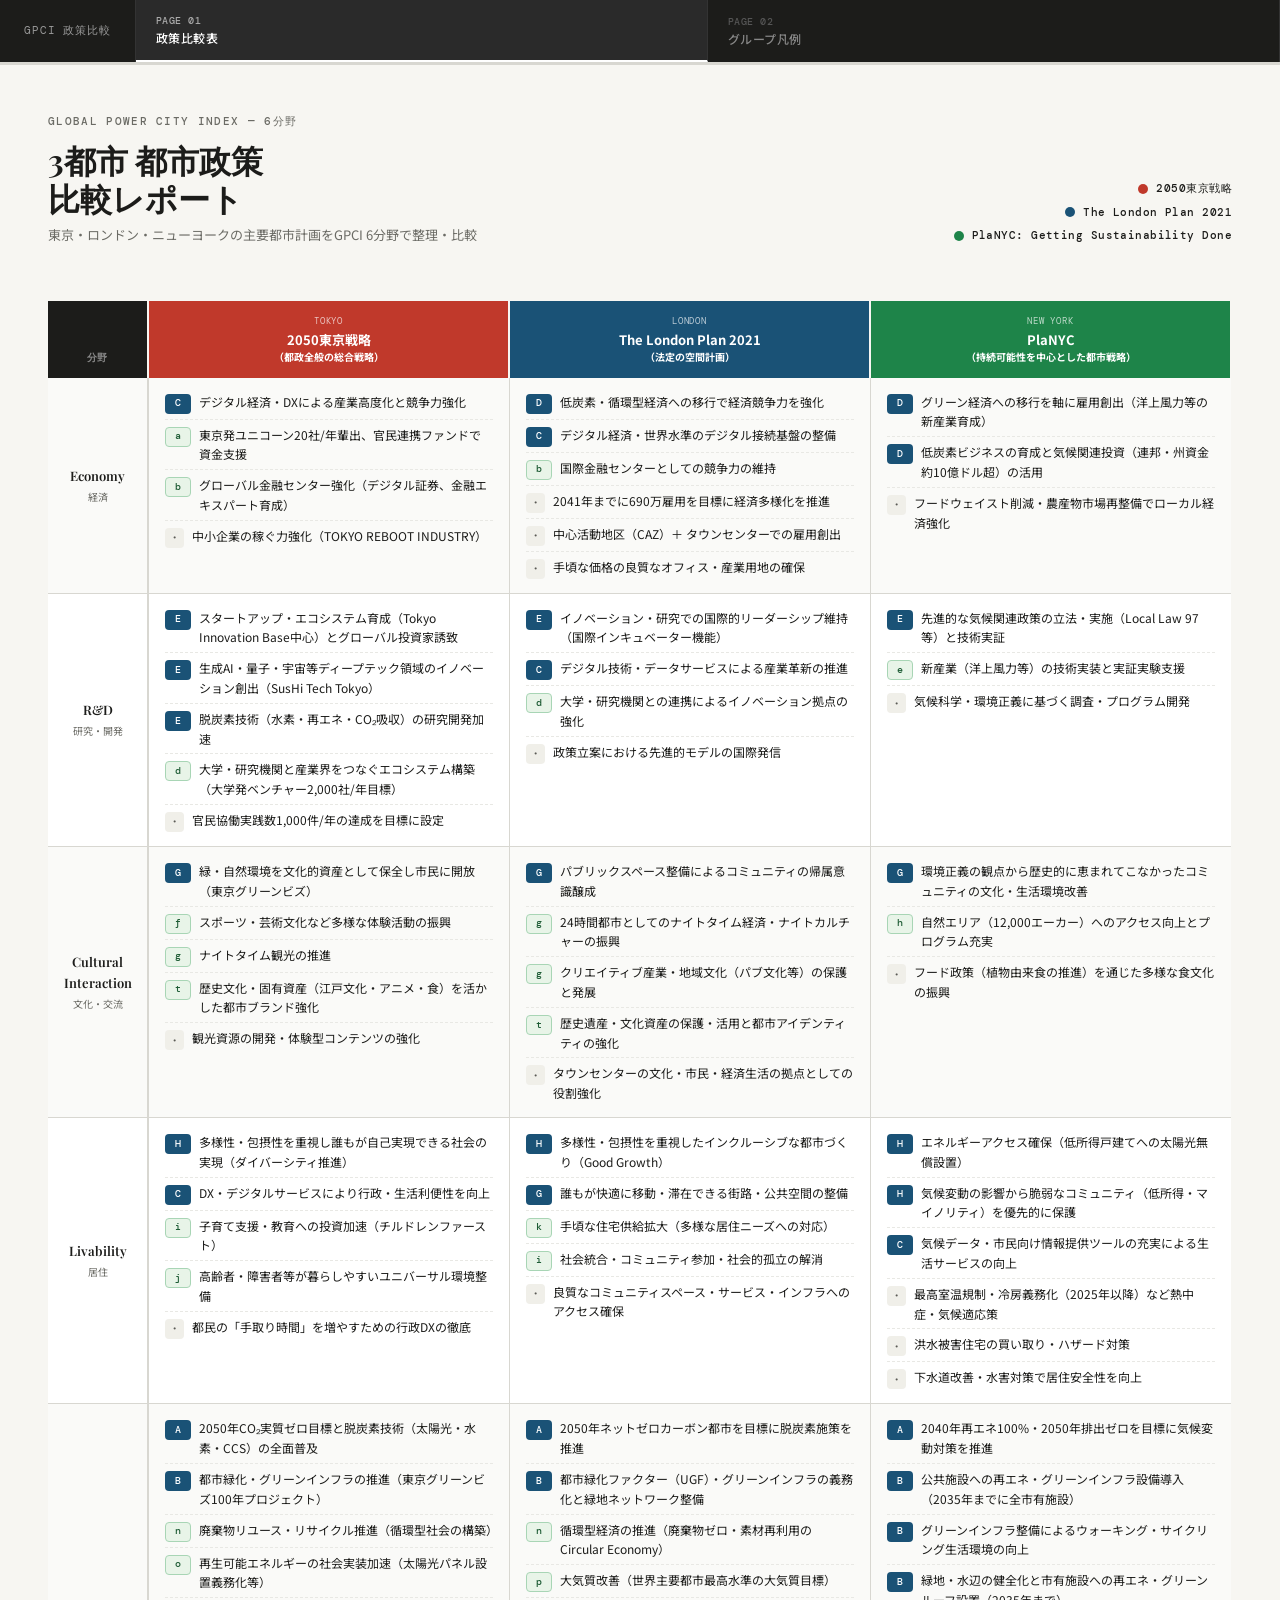
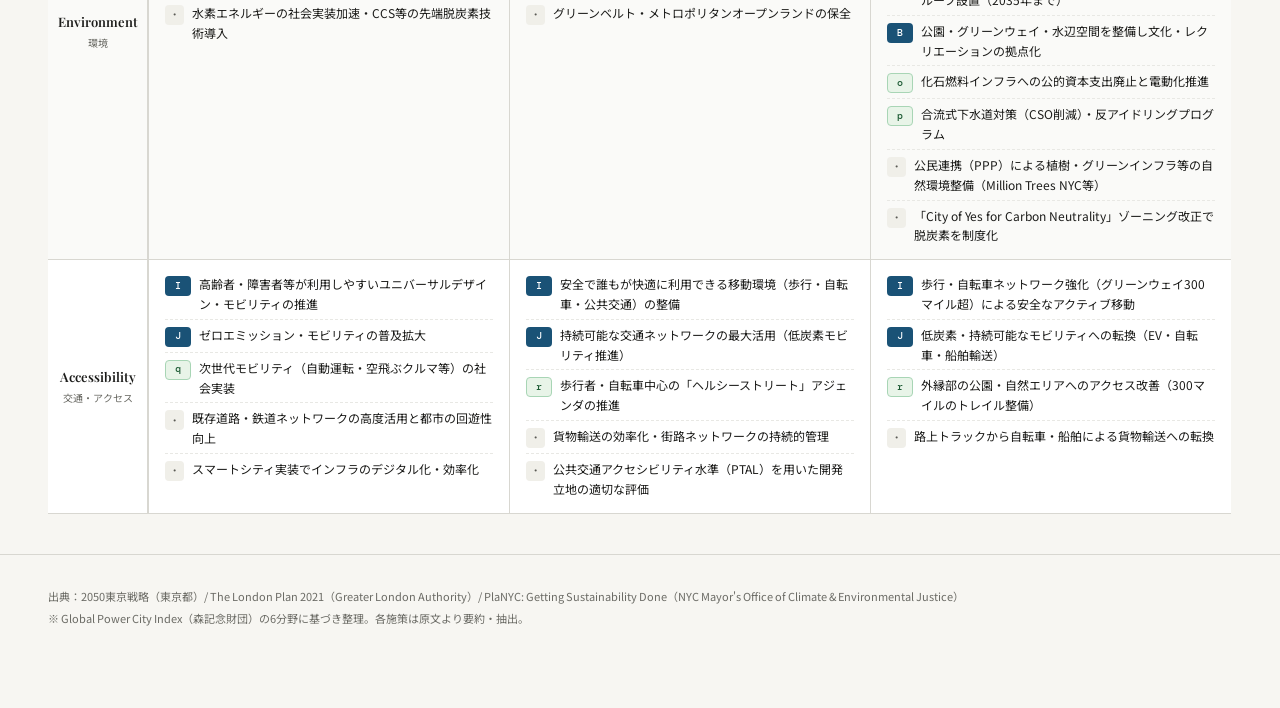
<file: index.html>
<!DOCTYPE html>
<html lang="ja">
<head>
<meta charset="UTF-8">
<meta name="viewport" content="width=device-width, initial-scale=1.0">
<title>GPCI 6分野 — 3都市政策比較</title>
<link rel="preconnect" href="https://fonts.googleapis.com">
<link rel="preconnect" href="https://fonts.gstatic.com" crossorigin>
<link href="https://fonts.googleapis.com/css2?family=Playfair+Display:wght@600;700&family=Noto+Sans+JP:wght@400;500;700&family=DM+Mono:wght@400;500&display=swap" rel="stylesheet">

<link href="css/custom.css" rel="stylesheet">
</head>
<body>

<!-- ナビゲーション -->
<nav class="nav">
  <div class="nav-brand">GPCI 政策比較</div>
  <div class="nav-tabs">
    <button class="nav-tab active" onclick="showPage(1, this)">
      <span class="tab-num">PAGE 01</span>
      政策比較表
    </button>
    <button class="nav-tab" onclick="showPage(2, this)">
      <span class="tab-num">PAGE 02</span>
      グループ凡例
    </button>
  </div>
</nav>

<!-- ========== PAGE 1: 政策比較表 ========== -->
<div class="page active" id="page1">

  <div class="page-header">
    <div>
      <p class="header-eyebrow">Global Power City Index — 6分野</p>
      <h1 class="header-title">3都市 都市政策<br>比較レポート</h1>
      <p class="header-sub">東京・ロンドン・ニューヨークの主要都市計画をGPCI 6分野で整理・比較</p>
    </div>
    <div class="city-pills">
      <div class="city-pill"><div class="city-pill-dot" style="background:var(--tokyo)"></div>2050東京戦略</div>
      <div class="city-pill"><div class="city-pill-dot" style="background:var(--london)"></div>The London Plan 2021</div>
      <div class="city-pill"><div class="city-pill-dot" style="background:var(--nyc)"></div>PlaNYC: Getting Sustainability Done</div>
    </div>
  </div>

  <div class="section-wrap">
    <table class="comparison-table">
      <colgroup>
        <col class="col-cat">
        <col class="col-city">
        <col class="col-city">
        <col class="col-city">
      </colgroup>
      <thead>
        <tr>
          <th class="th-cat">分野</th>
          <th class="th-city" style="background:var(--tokyo)">
            <span class="city-label-en">TOKYO</span>
            <span class="city-label-main"><a href="https://www.seisakukikaku.metro.tokyo.lg.jp/basic-plan/2050-tokyo/" target="_blank" rel="noopener noreferrer">2050東京戦略</a><p>（都政全般の総合戦略）</p></span>
          </th>
          <th class="th-city" style="background:var(--london)">
            <span class="city-label-en">LONDON</span>
            <span class="city-label-main"><a href="https://www.london.gov.uk/programmes-strategies/planning/london-plan/london-plan-2021" target="_blank" rel="noopener noreferrer">The London Plan 2021</a><p>（法定の空間計画）</p></span>
          </th>
          <th class="th-city" style="background:var(--nyc)">
            <span class="city-label-en">NEW YORK</span>
            <span class="city-label-main"><a href="https://www.nyc.gov/content/climate/pages/planyc-getting-sustainabilty-done" target="_blank" rel="noopener noreferrer">PlaNYC</a><p>（持続可能性を中心とした都市戦略）</p></span>
          </th>
        </tr>
      </thead>
      <tbody>

        <!-- Economy（経済） -->
        <tr class="tr-data">
          <td class="td-cat"><span class="cat-en">Economy</span><span class="cat-ja">経済</span></td>
          <td class="td-cell">
            <div class="policy-item"><span class="badge badge-upper">C</span><span class="policy-text">デジタル経済・DXによる産業高度化と競争力強化</span></div>
            <div class="policy-item"><span class="badge badge-lower">a</span><span class="policy-text">東京発ユニコーン20社/年輩出、官民連携ファンドで資金支援</span></div>
            <div class="policy-item"><span class="badge badge-lower">b</span><span class="policy-text">グローバル金融センター強化（デジタル証券、金融エキスパート育成）</span></div>
            <div class="policy-item"><span class="badge badge-own">・</span><span class="policy-text">中小企業の稼ぐ力強化（TOKYO REBOOT INDUSTRY）</span></div>
          </td>
          <td class="td-cell">
            <div class="policy-item"><span class="badge badge-upper">D</span><span class="policy-text">低炭素・循環型経済への移行で経済競争力を強化</span></div>
            <div class="policy-item"><span class="badge badge-upper">C</span><span class="policy-text">デジタル経済・世界水準のデジタル接続基盤の整備</span></div>
            <div class="policy-item"><span class="badge badge-lower">b</span><span class="policy-text">国際金融センターとしての競争力の維持</span></div>
            <div class="policy-item"><span class="badge badge-own">・</span><span class="policy-text">2041年までに690万雇用を目標に経済多様化を推進</span></div>
            <div class="policy-item"><span class="badge badge-own">・</span><span class="policy-text">中心活動地区（CAZ）＋ タウンセンターでの雇用創出</span></div>
            <div class="policy-item"><span class="badge badge-own">・</span><span class="policy-text">手頃な価格の良質なオフィス・産業用地の確保</span></div>
          </td>
          <td class="td-cell">
            <div class="policy-item"><span class="badge badge-upper">D</span><span class="policy-text">グリーン経済への移行を軸に雇用創出（洋上風力等の新産業育成）</span></div>
            <div class="policy-item"><span class="badge badge-upper">D</span><span class="policy-text">低炭素ビジネスの育成と気候関連投資（連邦・州資金約10億ドル超）の活用</span></div>
            <div class="policy-item"><span class="badge badge-own">・</span><span class="policy-text">フードウェイスト削減・農産物市場再整備でローカル経済強化</span></div>
          </td>
        </tr>
        
        <!-- R&D（研究・開発） -->
        <tr class="tr-data">
          <td class="td-cat"><span class="cat-en">R&D</span><span class="cat-ja">研究・開発</span></td>
          <td class="td-cell">
            <div class="policy-item"><span class="badge badge-upper">E</span><span class="policy-text">スタートアップ・エコシステム育成（Tokyo Innovation Base中心）とグローバル投資家誘致</span></div>
            <div class="policy-item"><span class="badge badge-upper">E</span><span class="policy-text">生成AI・量子・宇宙等ディープテック領域のイノベーション創出（SusHi Tech Tokyo）</span></div>
            <div class="policy-item"><span class="badge badge-upper">E</span><span class="policy-text">脱炭素技術（水素・再エネ・CO₂吸収）の研究開発加速</span></div>
            <div class="policy-item"><span class="badge badge-lower">d</span><span class="policy-text">大学・研究機関と産業界をつなぐエコシステム構築（大学発ベンチャー2,000社/年目標）</span></div>
            <div class="policy-item"><span class="badge badge-own">・</span><span class="policy-text">官民協働実践数1,000件/年の達成を目標に設定</span></div>
          </td>
          <td class="td-cell">
            <div class="policy-item"><span class="badge badge-upper">E</span><span class="policy-text">イノベーション・研究での国際的リーダーシップ維持（国際インキュベーター機能）</span></div>
            <div class="policy-item"><span class="badge badge-upper">C</span><span class="policy-text">デジタル技術・データサービスによる産業革新の推進</span></div>
            <div class="policy-item"><span class="badge badge-lower">d</span><span class="policy-text">大学・研究機関との連携によるイノベーション拠点の強化</span></div>
            <div class="policy-item"><span class="badge badge-own">・</span><span class="policy-text">政策立案における先進的モデルの国際発信</span></div>
          </td>
          <td class="td-cell">
            <div class="policy-item"><span class="badge badge-upper">E</span><span class="policy-text">先進的な気候関連政策の立法・実施（Local Law 97等）と技術実証</span></div>
            <div class="policy-item"><span class="badge badge-lower">e</span><span class="policy-text">新産業（洋上風力等）の技術実装と実証実験支援</span></div>
            <div class="policy-item"><span class="badge badge-own">・</span><span class="policy-text">気候科学・環境正義に基づく調査・プログラム開発</span></div>
          </td>
        </tr>

        <!-- Cultural Interaction (文化・交流） -->
        <tr class="tr-data">
          <td class="td-cat"><span class="cat-en">Cultural Interaction</span><span class="cat-ja">文化・交流</span></td>
          <td class="td-cell">
            <div class="policy-item"><span class="badge badge-upper">G</span><span class="policy-text">緑・自然環境を文化的資産として保全し市民に開放（東京グリーンビズ）</span></div>
            <div class="policy-item"><span class="badge badge-lower">f</span><span class="policy-text">スポーツ・芸術文化など多様な体験活動の振興</span></div>
            <div class="policy-item"><span class="badge badge-lower">g</span><span class="policy-text">ナイトタイム観光の推進</span></div>
            <div class="policy-item"><span class="badge badge-lower">t</span><span class="policy-text">歴史文化・固有資産（江戸文化・アニメ・食）を活かした都市ブランド強化</span></div>
            <div class="policy-item"><span class="badge badge-own">・</span><span class="policy-text">観光資源の開発・体験型コンテンツの強化</span></div>
          </td>
          <td class="td-cell">
            <div class="policy-item"><span class="badge badge-upper">G</span><span class="policy-text">パブリックスペース整備によるコミュニティの帰属意識醸成</span></div>
            <div class="policy-item"><span class="badge badge-lower">g</span><span class="policy-text">24時間都市としてのナイトタイム経済・ナイトカルチャーの振興</span></div>
            <div class="policy-item"><span class="badge badge-lower">g</span><span class="policy-text">クリエイティブ産業・地域文化（パブ文化等）の保護と発展</span></div>
            <div class="policy-item"><span class="badge badge-lower">t</span><span class="policy-text">歴史遺産・文化資産の保護・活用と都市アイデンティティの強化</span></div>
            <div class="policy-item"><span class="badge badge-own">・</span><span class="policy-text">タウンセンターの文化・市民・経済生活の拠点としての役割強化</span></div>
          </td>
          <td class="td-cell">
            <div class="policy-item"><span class="badge badge-upper">G</span><span class="policy-text">環境正義の観点から歴史的に恵まれてこなかったコミュニティの文化・生活環境改善</span></div>
            <div class="policy-item"><span class="badge badge-lower">h</span><span class="policy-text">自然エリア（12,000エーカー）へのアクセス向上とプログラム充実</span></div>
            <div class="policy-item"><span class="badge badge-own">・</span><span class="policy-text">フード政策（植物由来食の推進）を通じた多様な食文化の振興</span></div>
          </td>
        </tr>
        
        <!-- Livability（居住） -->
        <tr class="tr-data">
          <td class="td-cat"><span class="cat-en">Livability</span><span class="cat-ja">居住</span></td>
          <td class="td-cell">
            <div class="policy-item"><span class="badge badge-upper">H</span><span class="policy-text">多様性・包摂性を重視し誰もが自己実現できる社会の実現（ダイバーシティ推進）</span></div>
            <div class="policy-item"><span class="badge badge-upper">C</span><span class="policy-text">DX・デジタルサービスにより行政・生活利便性を向上</span></div>
            <div class="policy-item"><span class="badge badge-lower">i</span><span class="policy-text">子育て支援・教育への投資加速（チルドレンファースト）</span></div>
            <div class="policy-item"><span class="badge badge-lower">j</span><span class="policy-text">高齢者・障害者等が暮らしやすいユニバーサル環境整備</span></div>
            <div class="policy-item"><span class="badge badge-own">・</span><span class="policy-text">都民の「手取り時間」を増やすための行政DXの徹底</span></div>
          </td>
          <td class="td-cell">
            <div class="policy-item"><span class="badge badge-upper">H</span><span class="policy-text">多様性・包摂性を重視したインクルーシブな都市づくり（Good Growth）</span></div>
            <div class="policy-item"><span class="badge badge-upper">G</span><span class="policy-text">誰もが快適に移動・滞在できる街路・公共空間の整備</span></div>
            <div class="policy-item"><span class="badge badge-lower">k</span><span class="policy-text">手頃な住宅供給拡大（多様な居住ニーズへの対応）</span></div>
            <div class="policy-item"><span class="badge badge-lower">i</span><span class="policy-text">社会統合・コミュニティ参加・社会的孤立の解消</span></div>
            <div class="policy-item"><span class="badge badge-own">・</span><span class="policy-text">良質なコミュニティスペース・サービス・インフラへのアクセス確保</span></div>
          </td>
          <td class="td-cell">
            <div class="policy-item"><span class="badge badge-upper">H</span><span class="policy-text">エネルギーアクセス確保（低所得戸建てへの太陽光無償設置）</span></div>
            <div class="policy-item"><span class="badge badge-upper">H</span><span class="policy-text">気候変動の影響から脆弱なコミュニティ（低所得・マイノリティ）を優先的に保護</span></div>
            <div class="policy-item"><span class="badge badge-upper">C</span><span class="policy-text">気候データ・市民向け情報提供ツールの充実による生活サービスの向上</span></div>
            <div class="policy-item"><span class="badge badge-own">・</span><span class="policy-text">最高室温規制・冷房義務化（2025年以降）など熱中症・気候適応策</span></div>
            <div class="policy-item"><span class="badge badge-own">・</span><span class="policy-text">洪水被害住宅の買い取り・ハザード対策</span></div>
            <div class="policy-item"><span class="badge badge-own">・</span><span class="policy-text">下水道改善・水害対策で居住安全性を向上</span></div>
          </td>
        </tr>
        
        <!-- Environment（環境） -->
        <tr class="tr-data">
          <td class="td-cat"><span class="cat-en">Environment</span><span class="cat-ja">環境</span></td>
          <td class="td-cell">
            <div class="policy-item"><span class="badge badge-upper">A</span><span class="policy-text">2050年CO₂実質ゼロ目標と脱炭素技術（太陽光・水素・CCS）の全面普及</span></div>
            <div class="policy-item"><span class="badge badge-upper">B</span><span class="policy-text">都市緑化・グリーンインフラの推進（東京グリーンビズ100年プロジェクト）</span></div>
            <div class="policy-item"><span class="badge badge-lower">n</span><span class="policy-text">廃棄物リユース・リサイクル推進（循環型社会の構築）</span></div>
            <div class="policy-item"><span class="badge badge-lower">o</span><span class="policy-text">再生可能エネルギーの社会実装加速（太陽光パネル設置義務化等）</span></div>
            <div class="policy-item"><span class="badge badge-own">・</span><span class="policy-text">水素エネルギーの社会実装加速・CCS等の先端脱炭素技術導入</span></div>
          </td>
          <td class="td-cell">
            <div class="policy-item"><span class="badge badge-upper">A</span><span class="policy-text">2050年ネットゼロカーボン都市を目標に脱炭素施策を推進</span></div>
            <div class="policy-item"><span class="badge badge-upper">B</span><span class="policy-text">都市緑化ファクター（UGF）・グリーンインフラの義務化と緑地ネットワーク整備</span></div>
            <div class="policy-item"><span class="badge badge-lower">n</span><span class="policy-text">循環型経済の推進（廃棄物ゼロ・素材再利用のCircular Economy）</span></div>
            <div class="policy-item"><span class="badge badge-lower">p</span><span class="policy-text">大気質改善（世界主要都市最高水準の大気質目標）</span></div>
            <div class="policy-item"><span class="badge badge-own">・</span><span class="policy-text">グリーンベルト・メトロポリタンオープンランドの保全</span></div>
          </td>
          <td class="td-cell">
            <div class="policy-item"><span class="badge badge-upper">A</span><span class="policy-text">2040年再エネ100%・2050年排出ゼロを目標に気候変動対策を推進</span></div>
            <div class="policy-item"><span class="badge badge-upper">B</span><span class="policy-text">公共施設への再エネ・グリーンインフラ設備導入（2035年までに全市有施設）</span></div>
            <div class="policy-item"><span class="badge badge-upper">B</span><span class="policy-text">グリーンインフラ整備によるウォーキング・サイクリング生活環境の向上</span></div>
            <div class="policy-item"><span class="badge badge-upper">B</span><span class="policy-text">緑地・水辺の健全化と市有施設への再エネ・グリーンルーフ設置（2035年まで）</span></div>
            <div class="policy-item"><span class="badge badge-upper">B</span><span class="policy-text">公園・グリーンウェイ・水辺空間を整備し文化・レクリエーションの拠点化</span></div>
            <div class="policy-item"><span class="badge badge-lower">o</span><span class="policy-text">化石燃料インフラへの公的資本支出廃止と電動化推進</span></div>
            <div class="policy-item"><span class="badge badge-lower">p</span><span class="policy-text">合流式下水道対策（CSO削減）・反アイドリングプログラム</span></div>
            <div class="policy-item"><span class="badge badge-own">・</span><span class="policy-text">公民連携（PPP）による植樹・グリーンインフラ等の自然環境整備（Million Trees NYC等）</span></div>
            <div class="policy-item"><span class="badge badge-own">・</span><span class="policy-text">「City of Yes for Carbon Neutrality」ゾーニング改正で脱炭素を制度化</span></div>
          </td>
        </tr>
        
        <!-- Accessibility（交通・アクセス） -->
        <tr class="tr-data">
          <td class="td-cat"><span class="cat-en">Accessibility</span><span class="cat-ja">交通・アクセス</span></td>
          <td class="td-cell">
            <div class="policy-item"><span class="badge badge-upper">I</span><span class="policy-text">高齢者・障害者等が利用しやすいユニバーサルデザイン・モビリティの推進</span></div>
            <div class="policy-item"><span class="badge badge-upper">J</span><span class="policy-text">ゼロエミッション・モビリティの普及拡大</span></div>
            <div class="policy-item"><span class="badge badge-lower">q</span><span class="policy-text">次世代モビリティ（自動運転・空飛ぶクルマ等）の社会実装</span></div>
            <div class="policy-item"><span class="badge badge-own">・</span><span class="policy-text">既存道路・鉄道ネットワークの高度活用と都市の回遊性向上</span></div>
            <div class="policy-item"><span class="badge badge-own">・</span><span class="policy-text">スマートシティ実装でインフラのデジタル化・効率化</span></div>
          </td>
          <td class="td-cell">
            <div class="policy-item"><span class="badge badge-upper">I</span><span class="policy-text">安全で誰もが快適に利用できる移動環境（歩行・自転車・公共交通）の整備</span></div>
            <div class="policy-item"><span class="badge badge-upper">J</span><span class="policy-text">持続可能な交通ネットワークの最大活用（低炭素モビリティ推進）</span></div>
            <div class="policy-item"><span class="badge badge-lower">r</span><span class="policy-text">歩行者・自転車中心の「ヘルシーストリート」アジェンダの推進</span></div>
            <div class="policy-item"><span class="badge badge-own">・</span><span class="policy-text">貨物輸送の効率化・街路ネットワークの持続的管理</span></div>
            <div class="policy-item"><span class="badge badge-own">・</span><span class="policy-text">公共交通アクセシビリティ水準（PTAL）を用いた開発立地の適切な評価</span></div>
          </td>
          <td class="td-cell">
            <div class="policy-item"><span class="badge badge-upper">I</span><span class="policy-text">歩行・自転車ネットワーク強化（グリーンウェイ300マイル超）による安全なアクティブ移動</span></div>
            <div class="policy-item"><span class="badge badge-upper">J</span><span class="policy-text">低炭素・持続可能なモビリティへの転換（EV・自転車・船舶輸送）</span></div>
            <div class="policy-item"><span class="badge badge-lower">r</span><span class="policy-text">外縁部の公園・自然エリアへのアクセス改善（300マイルのトレイル整備）</span></div>
            <div class="policy-item"><span class="badge badge-own">・</span><span class="policy-text">路上トラックから自転車・船舶による貨物輸送への転換</span></div>
          </td>
        </tr>

      </tbody>
    </table>
  </div>

  <div class="footer">
    <p>出典：2050東京戦略（東京都）/ The London Plan 2021（Greater London Authority）/ PlaNYC: Getting Sustainability Done（NYC Mayor's Office of Climate &amp; Environmental Justice）</p>
    <p style="margin-top:4px;">※ Global Power City Index（森記念財団）の6分野に基づき整理。各施策は原文より要約・抽出。</p>
  </div>
</div>


<!-- ========== PAGE 2: 凡例 ========== -->
<div class="page" id="page2">

  <div class="page-header">
    <div>
      <p class="header-eyebrow">凡例 — Policy Group Index</p>
      <h1 class="header-title">グループ対応表</h1>
      <p class="header-sub">同じ記号が付いた施策が3都市（大文字）または2都市（小文字）間で対応しています</p>
    </div>
    <div style="display:flex; flex-direction:column; gap:10px; align-items:flex-end;">
      <div style="display:flex; align-items:center; gap:10px; font-size:12px;">
        <span class="badge badge-upper" style="font-size:12px; min-width:32px; height:24px;">A</span>
        <span style="color:var(--muted)">大文字 = 3都市共通グループ</span>
      </div>
      <div style="display:flex; align-items:center; gap:10px; font-size:12px;">
        <span class="badge badge-lower" style="font-size:12px; min-width:32px; height:24px;">a</span>
        <span style="color:var(--muted)">小文字 = 2都市共通グループ</span>
      </div>
      <div style="display:flex; align-items:center; gap:10px; font-size:12px;">
        <span class="badge badge-own" style="font-size:13px; min-width:32px; height:24px;">・</span>
        <span style="color:var(--muted)">固有施策（対応なし）</span>
      </div>
    </div>
  </div>

  <div class="section-wrap">
    <div class="legend-grid">

      <!-- 3都市共通 -->
      <div class="legend-block full">
        <div class="legend-section-title">大文字グループ — 3都市共通</div>
        <div class="legend-row"><span class="legend-sym"><span class="badge badge-upper">A</span></span><div><div class="legend-desc">脱炭素・ネットゼロ目標の推進</div><div class="legend-cities">Tokyo × London × New York</div></div></div>
        <div class="legend-row"><span class="legend-sym"><span class="badge badge-upper">B</span></span><div><div class="legend-desc">都市緑化・グリーンインフラ整備</div><div class="legend-cities">Tokyo × London × New York</div></div></div>
        <div class="legend-row"><span class="legend-sym"><span class="badge badge-upper">C</span></span><div><div class="legend-desc">デジタル化・DXによる経済・産業・生活サービス高度化</div><div class="legend-cities">Tokyo × London × New York</div></div></div>
        <div class="legend-row"><span class="legend-sym"><span class="badge badge-upper">D</span></span><div><div class="legend-desc">グリーン経済・低炭素産業への移行</div><div class="legend-cities">Tokyo × London × New York</div></div></div>
        <div class="legend-row"><span class="legend-sym"><span class="badge badge-upper">E</span></span><div><div class="legend-desc">イノベーション・研究開発拠点の国際的強化</div><div class="legend-cities">Tokyo × London × New York</div></div></div>
        <div class="legend-row"><span class="legend-sym"><span class="badge badge-upper">F</span></span><div><div class="legend-desc">歴史・文化資産の保護・活用と都市ブランド強化</div><div class="legend-cities">Tokyo × London × New York</div></div></div>
        <div class="legend-row"><span class="legend-sym"><span class="badge badge-upper">G</span></span><div><div class="legend-desc">パブリックスペース・自然環境へのアクセスと市民参加</div><div class="legend-cities">Tokyo × London × New York</div></div></div>
        <div class="legend-row"><span class="legend-sym"><span class="badge badge-upper">H</span></span><div><div class="legend-desc">多様性・包摂性を重視した公平な都市づくり</div><div class="legend-cities">Tokyo × London × New York</div></div></div>
        <div class="legend-row"><span class="legend-sym"><span class="badge badge-upper">I</span></span><div><div class="legend-desc">安全な移動環境の整備</div><div class="legend-cities">Tokyo × London × New York</div></div></div>
        <div class="legend-row"><span class="legend-sym"><span class="badge badge-upper">J</span></span><div><div class="legend-desc">低炭素・持続可能なモビリティへの転換</div><div class="legend-cities">Tokyo × London × New York</div></div></div>
      </div>

      <!-- 2都市共通 -->
      <div class="legend-block">
        <div class="legend-section-title">小文字グループ — 2都市共通 (Tokyo × London)</div>
        <div class="legend-row"><span class="legend-sym"><span class="badge badge-lower">a</span></span><div><div class="legend-desc">スタートアップ育成・官民連携ファンド</div><div class="legend-cities">Tokyo × London</div></div></div>
        <div class="legend-row"><span class="legend-sym"><span class="badge badge-lower">b</span></span><div><div class="legend-desc">金融センター・高度人材育成</div><div class="legend-cities">Tokyo × London</div></div></div>
        <div class="legend-row"><span class="legend-sym"><span class="badge badge-lower">d</span></span><div><div class="legend-desc">大学・研究機関と産業界のエコシステム構築</div><div class="legend-cities">Tokyo × London</div></div></div>
        <div class="legend-row"><span class="legend-sym"><span class="badge badge-lower">g</span></span><div><div class="legend-desc">ナイトタイムエコノミー・多様な文化産業の振興</div><div class="legend-cities">Tokyo × London</div></div></div>
        <div class="legend-row"><span class="legend-sym"><span class="badge badge-lower">i</span></span><div><div class="legend-desc">子育て支援・教育投資</div><div class="legend-cities">Tokyo × London</div></div></div>
        <div class="legend-row"><span class="legend-sym"><span class="badge badge-lower">n</span></span><div><div class="legend-desc">廃棄物削減・循環型経済の推進</div><div class="legend-cities">Tokyo × London</div></div></div>
        <div class="legend-row"><span class="legend-sym"><span class="badge badge-lower">q</span></span><div><div class="legend-desc">次世代モビリティ・自動運転の社会実装</div><div class="legend-cities">Tokyo × London</div></div></div>
        <div class="legend-row"><span class="legend-sym"><span class="badge badge-lower">j</span></span><div><div class="legend-desc">ユニバーサルデザイン・バリアフリー環境整備</div><div class="legend-cities">Tokyo × London</div></div></div>
        <div class="legend-row"><span class="legend-sym"><span class="badge badge-lower">t</span></span><div><div class="legend-desc">歴史遺産・文化資産の保護・活用</div><div class="legend-cities">Tokyo × London</div></div></div>
      </div>
      
      <div class="legend-block">
        <div class="legend-section-title">小文字グループ — 2都市共通 (Tokyo × New York)</div>
        <div class="legend-row"><span class="legend-sym"><span class="badge badge-lower">f</span></span><div><div class="legend-desc">スポーツ・芸術・文化体験活動の振興</div><div class="legend-cities">Tokyo × New York</div></div></div>
        <div class="legend-row"><span class="legend-sym"><span class="badge badge-lower">o</span></span><div><div class="legend-desc">再エネ普及・太陽光設置の義務化・促進</div><div class="legend-cities">Tokyo × New York</div></div></div>
        <div class="legend-row"><span class="legend-sym"><span class="badge badge-lower">s</span></span><div><div class="legend-desc">エネルギー・交通ネットワークへのアクセス強化</div><div class="legend-cities">Tokyo × New York</div></div></div>
      </div>
      
      <div class="legend-block">
        <div class="legend-section-title">小文字グループ — 2都市共通 (London × New York)</div>
        <div class="legend-row"><span class="legend-sym"><span class="badge badge-lower">c</span></span><div><div class="legend-desc">雇用多様化・地域経済の活性化</div><div class="legend-cities">London × New York</div></div></div>
        <div class="legend-row"><span class="legend-sym"><span class="badge badge-lower">e</span></span><div><div class="legend-desc">新産業（再エネ等）の技術実装・実証</div><div class="legend-cities">London × New York</div></div></div>
        <div class="legend-row"><span class="legend-sym"><span class="badge badge-lower">h</span></span><div><div class="legend-desc">自然エリアへのアクセス向上</div><div class="legend-cities">London × New York</div></div></div>
        <div class="legend-row"><span class="legend-sym"><span class="badge badge-lower">k</span></span><div><div class="legend-desc">手頃な住宅供給・居住環境の改善</div><div class="legend-cities">London × New York</div></div></div>
        <div class="legend-row"><span class="legend-sym"><span class="badge badge-lower">l</span></span><div><div class="legend-desc">熱中症・気候適応対策</div><div class="legend-cities">London × New York</div></div></div>
        <div class="legend-row"><span class="legend-sym"><span class="badge badge-lower">m</span></span><div><div class="legend-desc">洪水・浸水ハザード対策</div><div class="legend-cities">London × New York</div></div></div>
        <div class="legend-row"><span class="legend-sym"><span class="badge badge-lower">p</span></span><div><div class="legend-desc">大気質・環境汚染対策</div><div class="legend-cities">London × New York</div></div></div>
        <div class="legend-row"><span class="legend-sym"><span class="badge badge-lower">r</span></span><div><div class="legend-desc">歩行者・自転車中心のまちづくり</div><div class="legend-cities">London × New York</div></div></div>

      </div>

    </div>
  </div>

  <div class="footer">
    <p>出典：2050東京戦略（東京都）/ The London Plan 2021（Greater London Authority）/ PlaNYC: Getting Sustainability Done（NYC Mayor's Office of Climate &amp; Environmental Justice）</p>
    <p style="margin-top:4px;">※ Global Power City Index（森記念財団）の6分野に基づき整理。各施策は原文より要約・抽出。</p>
  </div>
</div>

<script>
function showPage(num, btn) {
  document.querySelectorAll('.page').forEach(p => p.classList.remove('active'));
  document.querySelectorAll('.nav-tab').forEach(t => t.classList.remove('active'));
  document.getElementById('page' + num).classList.add('active');
  btn.classList.add('active');
  window.scrollTo(0, 0);
}
</script>
</body>
</html>
</file>
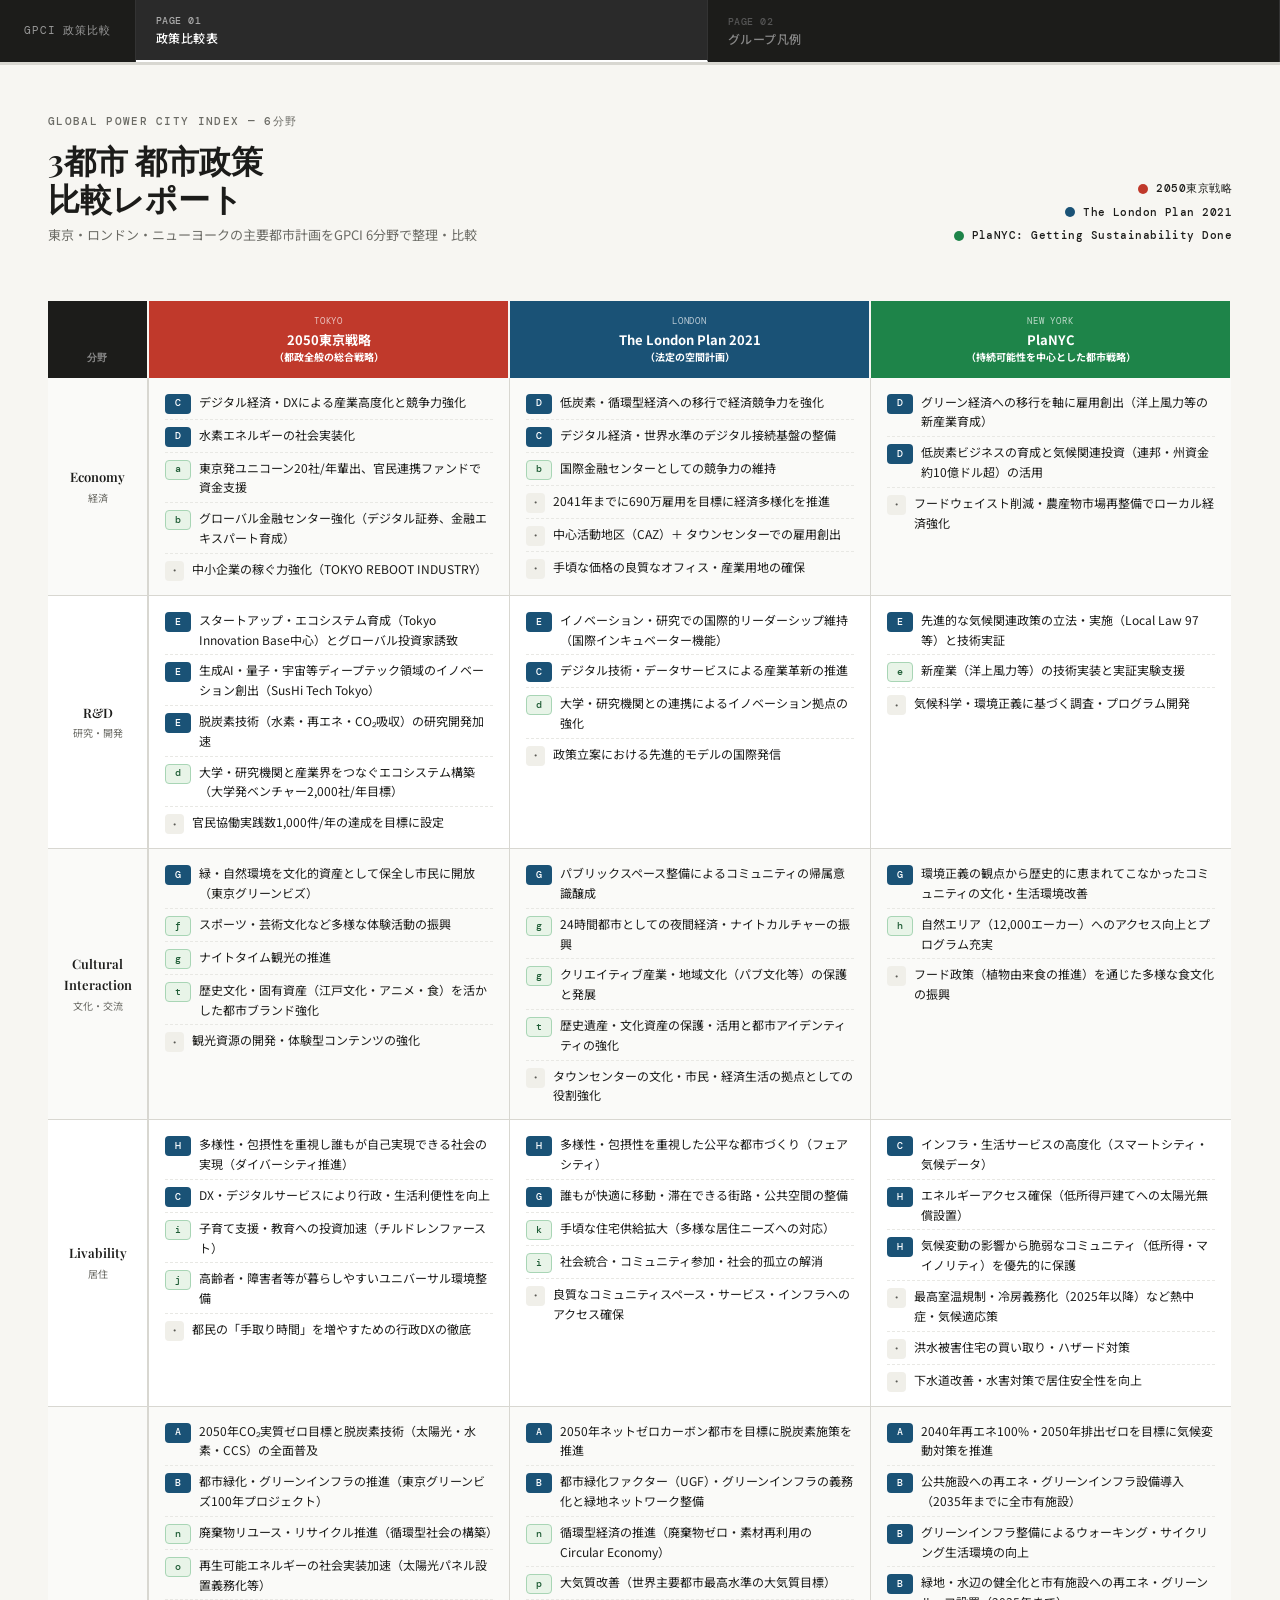
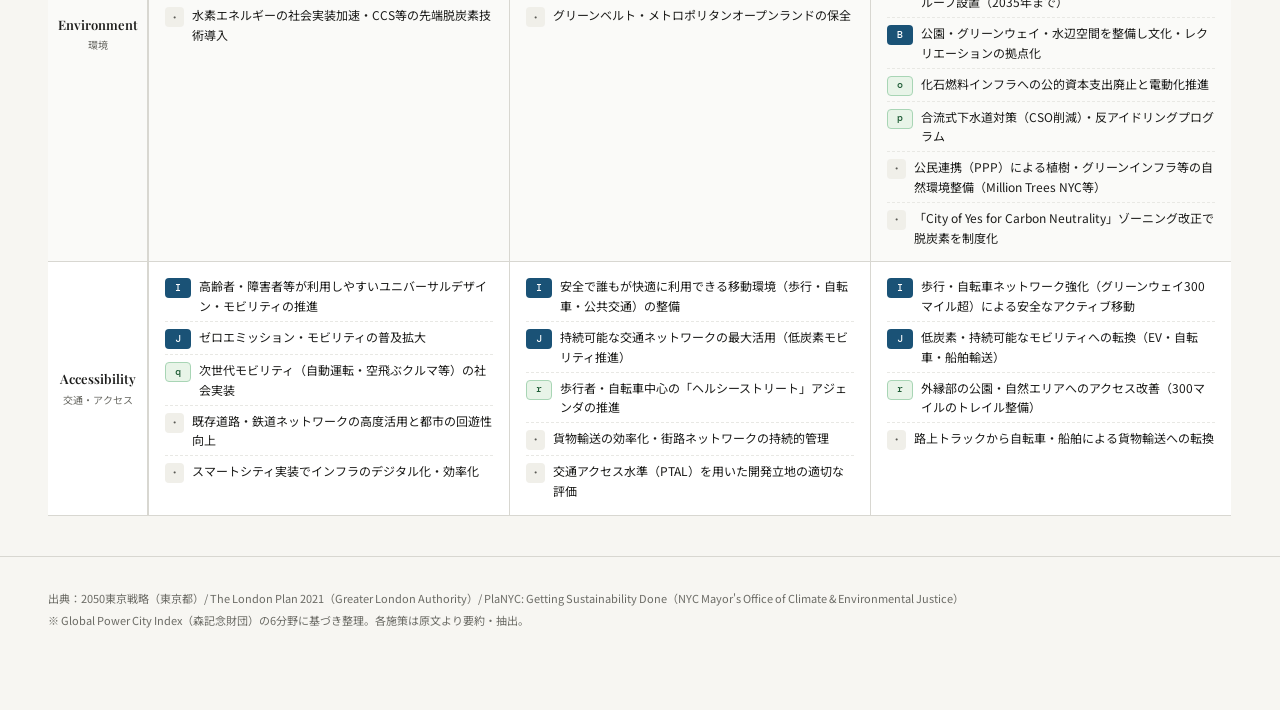
<file: policy_comparison.html>
<!DOCTYPE html>
<html lang="ja">
<head>
<meta charset="UTF-8">
<meta name="viewport" content="width=device-width, initial-scale=1.0">
<title>GPCI 6分野 — 3都市政策比較</title>
<link rel="preconnect" href="https://fonts.googleapis.com">
<link rel="preconnect" href="https://fonts.gstatic.com" crossorigin>
<link href="https://fonts.googleapis.com/css2?family=Playfair+Display:wght@600;700&family=Noto+Sans+JP:wght@400;500;700&family=DM+Mono:wght@400;500&display=swap" rel="stylesheet">

<link href="css/custom.css" rel="stylesheet">
</head>
<body>

<!-- ナビゲーション -->
<nav class="nav">
  <div class="nav-brand">GPCI 政策比較</div>
  <div class="nav-tabs">
    <button class="nav-tab active" onclick="showPage(1, this)">
      <span class="tab-num">PAGE 01</span>
      政策比較表
    </button>
    <button class="nav-tab" onclick="showPage(2, this)">
      <span class="tab-num">PAGE 02</span>
      グループ凡例
    </button>
  </div>
</nav>

<!-- ========== PAGE 1: 政策比較表 ========== -->
<div class="page active" id="page1">

  <div class="page-header">
    <div>
      <p class="header-eyebrow">Global Power City Index — 6分野</p>
      <h1 class="header-title">3都市 都市政策<br>比較レポート</h1>
      <p class="header-sub">東京・ロンドン・ニューヨークの主要都市計画をGPCI 6分野で整理・比較</p>
    </div>
    <div class="city-pills">
      <div class="city-pill"><div class="city-pill-dot" style="background:var(--tokyo)"></div>2050東京戦略</div>
      <div class="city-pill"><div class="city-pill-dot" style="background:var(--london)"></div>The London Plan 2021</div>
      <div class="city-pill"><div class="city-pill-dot" style="background:var(--nyc)"></div>PlaNYC: Getting Sustainability Done</div>
    </div>
  </div>

  <div class="section-wrap">
    <table class="comparison-table">
      <colgroup>
        <col class="col-cat">
        <col class="col-city">
        <col class="col-city">
        <col class="col-city">
      </colgroup>
      <thead>
        <tr>
          <th class="th-cat">分野</th>
          <th class="th-city" style="background:var(--tokyo)">
            <span class="city-label-en">TOKYO</span>
            <span class="city-label-main"><a href="https://www.seisakukikaku.metro.tokyo.lg.jp/basic-plan/2050-tokyo/" target="_blank" rel="noopener noreferrer">2050東京戦略</a><p>（都政全般の総合戦略）</p></span>
          </th>
          <th class="th-city" style="background:var(--london)">
            <span class="city-label-en">LONDON</span>
            <span class="city-label-main"><a href="https://www.london.gov.uk/programmes-strategies/planning/london-plan/london-plan-2021" target="_blank" rel="noopener noreferrer">The London Plan 2021</a><p>（法定の空間計画）</p></span>
          </th>
          <th class="th-city" style="background:var(--nyc)">
            <span class="city-label-en">NEW YORK</span>
            <span class="city-label-main"><a href="https://www.nyc.gov/content/climate/pages/planyc-getting-sustainabilty-done" target="_blank" rel="noopener noreferrer">PlaNYC</a><p>（持続可能性を中心とした都市戦略）</p></span>
          </th>
        </tr>
      </thead>
      <tbody>

        <!-- Economy（経済） -->
        <tr class="tr-data">
          <td class="td-cat"><span class="cat-en">Economy</span><span class="cat-ja">経済</span></td>
          <td class="td-cell">
            <div class="policy-item"><span class="badge badge-upper">C</span><span class="policy-text">デジタル経済・DXによる産業高度化と競争力強化</span></div>
            <div class="policy-item"><span class="badge badge-upper">D</span><span class="policy-text">水素エネルギーの社会実装化</span></div>
            <div class="policy-item"><span class="badge badge-lower">a</span><span class="policy-text">東京発ユニコーン20社/年輩出、官民連携ファンドで資金支援</span></div>
            <div class="policy-item"><span class="badge badge-lower">b</span><span class="policy-text">グローバル金融センター強化（デジタル証券、金融エキスパート育成）</span></div>
            <div class="policy-item"><span class="badge badge-own">・</span><span class="policy-text">中小企業の稼ぐ力強化（TOKYO REBOOT INDUSTRY）</span></div>
          </td>
          <td class="td-cell">
            <div class="policy-item"><span class="badge badge-upper">D</span><span class="policy-text">低炭素・循環型経済への移行で経済競争力を強化</span></div>
            <div class="policy-item"><span class="badge badge-upper">C</span><span class="policy-text">デジタル経済・世界水準のデジタル接続基盤の整備</span></div>
            <div class="policy-item"><span class="badge badge-lower">b</span><span class="policy-text">国際金融センターとしての競争力の維持</span></div>
            <div class="policy-item"><span class="badge badge-own">・</span><span class="policy-text">2041年までに690万雇用を目標に経済多様化を推進</span></div>
            <div class="policy-item"><span class="badge badge-own">・</span><span class="policy-text">中心活動地区（CAZ）＋ タウンセンターでの雇用創出</span></div>
            <div class="policy-item"><span class="badge badge-own">・</span><span class="policy-text">手頃な価格の良質なオフィス・産業用地の確保</span></div>
          </td>
          <td class="td-cell">
            <div class="policy-item"><span class="badge badge-upper">D</span><span class="policy-text">グリーン経済への移行を軸に雇用創出（洋上風力等の新産業育成）</span></div>
            <div class="policy-item"><span class="badge badge-upper">D</span><span class="policy-text">低炭素ビジネスの育成と気候関連投資（連邦・州資金約10億ドル超）の活用</span></div>
            <div class="policy-item"><span class="badge badge-own">・</span><span class="policy-text">フードウェイスト削減・農産物市場再整備でローカル経済強化</span></div>
          </td>
        </tr>
        
        <!-- R&D（研究・開発） -->
        <tr class="tr-data">
          <td class="td-cat"><span class="cat-en">R&D</span><span class="cat-ja">研究・開発</span></td>
          <td class="td-cell">
            <div class="policy-item"><span class="badge badge-upper">E</span><span class="policy-text">スタートアップ・エコシステム育成（Tokyo Innovation Base中心）とグローバル投資家誘致</span></div>
            <div class="policy-item"><span class="badge badge-upper">E</span><span class="policy-text">生成AI・量子・宇宙等ディープテック領域のイノベーション創出（SusHi Tech Tokyo）</span></div>
            <div class="policy-item"><span class="badge badge-upper">E</span><span class="policy-text">脱炭素技術（水素・再エネ・CO₂吸収）の研究開発加速</span></div>
            <div class="policy-item"><span class="badge badge-lower">d</span><span class="policy-text">大学・研究機関と産業界をつなぐエコシステム構築（大学発ベンチャー2,000社/年目標）</span></div>
            <div class="policy-item"><span class="badge badge-own">・</span><span class="policy-text">官民協働実践数1,000件/年の達成を目標に設定</span></div>
          </td>
          <td class="td-cell">
            <div class="policy-item"><span class="badge badge-upper">E</span><span class="policy-text">イノベーション・研究での国際的リーダーシップ維持（国際インキュベーター機能）</span></div>
            <div class="policy-item"><span class="badge badge-upper">C</span><span class="policy-text">デジタル技術・データサービスによる産業革新の推進</span></div>
            <div class="policy-item"><span class="badge badge-lower">d</span><span class="policy-text">大学・研究機関との連携によるイノベーション拠点の強化</span></div>
            <div class="policy-item"><span class="badge badge-own">・</span><span class="policy-text">政策立案における先進的モデルの国際発信</span></div>
          </td>
          <td class="td-cell">
            <div class="policy-item"><span class="badge badge-upper">E</span><span class="policy-text">先進的な気候関連政策の立法・実施（Local Law 97等）と技術実証</span></div>
            <div class="policy-item"><span class="badge badge-lower">e</span><span class="policy-text">新産業（洋上風力等）の技術実装と実証実験支援</span></div>
            <div class="policy-item"><span class="badge badge-own">・</span><span class="policy-text">気候科学・環境正義に基づく調査・プログラム開発</span></div>
          </td>
        </tr>

        <!-- Cultural Interaction (文化・交流） -->
        <tr class="tr-data">
          <td class="td-cat"><span class="cat-en">Cultural Interaction</span><span class="cat-ja">文化・交流</span></td>
          <td class="td-cell">
            <div class="policy-item"><span class="badge badge-upper">G</span><span class="policy-text">緑・自然環境を文化的資産として保全し市民に開放（東京グリーンビズ）</span></div>
            <div class="policy-item"><span class="badge badge-lower">f</span><span class="policy-text">スポーツ・芸術文化など多様な体験活動の振興</span></div>
            <div class="policy-item"><span class="badge badge-lower">g</span><span class="policy-text">ナイトタイム観光の推進</span></div>
            <div class="policy-item"><span class="badge badge-lower">t</span><span class="policy-text">歴史文化・固有資産（江戸文化・アニメ・食）を活かした都市ブランド強化</span></div>
            <div class="policy-item"><span class="badge badge-own">・</span><span class="policy-text">観光資源の開発・体験型コンテンツの強化</span></div>
          </td>
          <td class="td-cell">
            <div class="policy-item"><span class="badge badge-upper">G</span><span class="policy-text">パブリックスペース整備によるコミュニティの帰属意識醸成</span></div>
            <div class="policy-item"><span class="badge badge-lower">g</span><span class="policy-text">24時間都市としての夜間経済・ナイトカルチャーの振興</span></div>
            <div class="policy-item"><span class="badge badge-lower">g</span><span class="policy-text">クリエイティブ産業・地域文化（パブ文化等）の保護と発展</span></div>
            <div class="policy-item"><span class="badge badge-lower">t</span><span class="policy-text">歴史遺産・文化資産の保護・活用と都市アイデンティティの強化</span></div>
            <div class="policy-item"><span class="badge badge-own">・</span><span class="policy-text">タウンセンターの文化・市民・経済生活の拠点としての役割強化</span></div>
          </td>
          <td class="td-cell">
            <div class="policy-item"><span class="badge badge-upper">G</span><span class="policy-text">環境正義の観点から歴史的に恵まれてこなかったコミュニティの文化・生活環境改善</span></div>
            <div class="policy-item"><span class="badge badge-lower">h</span><span class="policy-text">自然エリア（12,000エーカー）へのアクセス向上とプログラム充実</span></div>
            <div class="policy-item"><span class="badge badge-own">・</span><span class="policy-text">フード政策（植物由来食の推進）を通じた多様な食文化の振興</span></div>
          </td>
        </tr>
        
        <!-- Livability（居住） -->
        <tr class="tr-data">
          <td class="td-cat"><span class="cat-en">Livability</span><span class="cat-ja">居住</span></td>
          <td class="td-cell">
            <div class="policy-item"><span class="badge badge-upper">H</span><span class="policy-text">多様性・包摂性を重視し誰もが自己実現できる社会の実現（ダイバーシティ推進）</span></div>
            <div class="policy-item"><span class="badge badge-upper">C</span><span class="policy-text">DX・デジタルサービスにより行政・生活利便性を向上</span></div>
            <div class="policy-item"><span class="badge badge-lower">i</span><span class="policy-text">子育て支援・教育への投資加速（チルドレンファースト）</span></div>
            <div class="policy-item"><span class="badge badge-lower">j</span><span class="policy-text">高齢者・障害者等が暮らしやすいユニバーサル環境整備</span></div>
            <div class="policy-item"><span class="badge badge-own">・</span><span class="policy-text">都民の「手取り時間」を増やすための行政DXの徹底</span></div>
          </td>
          <td class="td-cell">
            <div class="policy-item"><span class="badge badge-upper">H</span><span class="policy-text">多様性・包摂性を重視した公平な都市づくり（フェアシティ）</span></div>
            <div class="policy-item"><span class="badge badge-upper">G</span><span class="policy-text">誰もが快適に移動・滞在できる街路・公共空間の整備</span></div>
            <div class="policy-item"><span class="badge badge-lower">k</span><span class="policy-text">手頃な住宅供給拡大（多様な居住ニーズへの対応）</span></div>
            <div class="policy-item"><span class="badge badge-lower">i</span><span class="policy-text">社会統合・コミュニティ参加・社会的孤立の解消</span></div>
            <div class="policy-item"><span class="badge badge-own">・</span><span class="policy-text">良質なコミュニティスペース・サービス・インフラへのアクセス確保</span></div>
          </td>
          <td class="td-cell">
            <div class="policy-item"><span class="badge badge-upper">C</span><span class="policy-text">インフラ・生活サービスの高度化（スマートシティ・気候データ）</span></div>
            <div class="policy-item"><span class="badge badge-upper">H</span><span class="policy-text">エネルギーアクセス確保（低所得戸建てへの太陽光無償設置）</span></div>
            <div class="policy-item"><span class="badge badge-upper">H</span><span class="policy-text">気候変動の影響から脆弱なコミュニティ（低所得・マイノリティ）を優先的に保護</span></div>
            <div class="policy-item"><span class="badge badge-own">・</span><span class="policy-text">最高室温規制・冷房義務化（2025年以降）など熱中症・気候適応策</span></div>
            <div class="policy-item"><span class="badge badge-own">・</span><span class="policy-text">洪水被害住宅の買い取り・ハザード対策</span></div>
            <div class="policy-item"><span class="badge badge-own">・</span><span class="policy-text">下水道改善・水害対策で居住安全性を向上</span></div>
          </td>
        </tr>
        
        <!-- Environment（環境） -->
        <tr class="tr-data">
          <td class="td-cat"><span class="cat-en">Environment</span><span class="cat-ja">環境</span></td>
          <td class="td-cell">
            <div class="policy-item"><span class="badge badge-upper">A</span><span class="policy-text">2050年CO₂実質ゼロ目標と脱炭素技術（太陽光・水素・CCS）の全面普及</span></div>
            <div class="policy-item"><span class="badge badge-upper">B</span><span class="policy-text">都市緑化・グリーンインフラの推進（東京グリーンビズ100年プロジェクト）</span></div>
            <div class="policy-item"><span class="badge badge-lower">n</span><span class="policy-text">廃棄物リユース・リサイクル推進（循環型社会の構築）</span></div>
            <div class="policy-item"><span class="badge badge-lower">o</span><span class="policy-text">再生可能エネルギーの社会実装加速（太陽光パネル設置義務化等）</span></div>
            <div class="policy-item"><span class="badge badge-own">・</span><span class="policy-text">水素エネルギーの社会実装加速・CCS等の先端脱炭素技術導入</span></div>
          </td>
          <td class="td-cell">
            <div class="policy-item"><span class="badge badge-upper">A</span><span class="policy-text">2050年ネットゼロカーボン都市を目標に脱炭素施策を推進</span></div>
            <div class="policy-item"><span class="badge badge-upper">B</span><span class="policy-text">都市緑化ファクター（UGF）・グリーンインフラの義務化と緑地ネットワーク整備</span></div>
            <div class="policy-item"><span class="badge badge-lower">n</span><span class="policy-text">循環型経済の推進（廃棄物ゼロ・素材再利用のCircular Economy）</span></div>
            <div class="policy-item"><span class="badge badge-lower">p</span><span class="policy-text">大気質改善（世界主要都市最高水準の大気質目標）</span></div>
            <div class="policy-item"><span class="badge badge-own">・</span><span class="policy-text">グリーンベルト・メトロポリタンオープンランドの保全</span></div>
          </td>
          <td class="td-cell">
            <div class="policy-item"><span class="badge badge-upper">A</span><span class="policy-text">2040年再エネ100%・2050年排出ゼロを目標に気候変動対策を推進</span></div>
            <div class="policy-item"><span class="badge badge-upper">B</span><span class="policy-text">公共施設への再エネ・グリーンインフラ設備導入（2035年までに全市有施設）</span></div>
            <div class="policy-item"><span class="badge badge-upper">B</span><span class="policy-text">グリーンインフラ整備によるウォーキング・サイクリング生活環境の向上</span></div>
            <div class="policy-item"><span class="badge badge-upper">B</span><span class="policy-text">緑地・水辺の健全化と市有施設への再エネ・グリーンルーフ設置（2035年まで）</span></div>
            <div class="policy-item"><span class="badge badge-upper">B</span><span class="policy-text">公園・グリーンウェイ・水辺空間を整備し文化・レクリエーションの拠点化</span></div>
            <div class="policy-item"><span class="badge badge-lower">o</span><span class="policy-text">化石燃料インフラへの公的資本支出廃止と電動化推進</span></div>
            <div class="policy-item"><span class="badge badge-lower">p</span><span class="policy-text">合流式下水道対策（CSO削減）・反アイドリングプログラム</span></div>
            <div class="policy-item"><span class="badge badge-own">・</span><span class="policy-text">公民連携（PPP）による植樹・グリーンインフラ等の自然環境整備（Million Trees NYC等）</span></div>
            <div class="policy-item"><span class="badge badge-own">・</span><span class="policy-text">「City of Yes for Carbon Neutrality」ゾーニング改正で脱炭素を制度化</span></div>
          </td>
        </tr>
        
        <!-- Accessibility（交通・アクセス） -->
        <tr class="tr-data">
          <td class="td-cat"><span class="cat-en">Accessibility</span><span class="cat-ja">交通・アクセス</span></td>
          <td class="td-cell">
            <div class="policy-item"><span class="badge badge-upper">I</span><span class="policy-text">高齢者・障害者等が利用しやすいユニバーサルデザイン・モビリティの推進</span></div>
            <div class="policy-item"><span class="badge badge-upper">J</span><span class="policy-text">ゼロエミッション・モビリティの普及拡大</span></div>
            <div class="policy-item"><span class="badge badge-lower">q</span><span class="policy-text">次世代モビリティ（自動運転・空飛ぶクルマ等）の社会実装</span></div>
            <div class="policy-item"><span class="badge badge-own">・</span><span class="policy-text">既存道路・鉄道ネットワークの高度活用と都市の回遊性向上</span></div>
            <div class="policy-item"><span class="badge badge-own">・</span><span class="policy-text">スマートシティ実装でインフラのデジタル化・効率化</span></div>
          </td>
          <td class="td-cell">
            <div class="policy-item"><span class="badge badge-upper">I</span><span class="policy-text">安全で誰もが快適に利用できる移動環境（歩行・自転車・公共交通）の整備</span></div>
            <div class="policy-item"><span class="badge badge-upper">J</span><span class="policy-text">持続可能な交通ネットワークの最大活用（低炭素モビリティ推進）</span></div>
            <div class="policy-item"><span class="badge badge-lower">r</span><span class="policy-text">歩行者・自転車中心の「ヘルシーストリート」アジェンダの推進</span></div>
            <div class="policy-item"><span class="badge badge-own">・</span><span class="policy-text">貨物輸送の効率化・街路ネットワークの持続的管理</span></div>
            <div class="policy-item"><span class="badge badge-own">・</span><span class="policy-text">交通アクセス水準（PTAL）を用いた開発立地の適切な評価</span></div>
          </td>
          <td class="td-cell">
            <div class="policy-item"><span class="badge badge-upper">I</span><span class="policy-text">歩行・自転車ネットワーク強化（グリーンウェイ300マイル超）による安全なアクティブ移動</span></div>
            <div class="policy-item"><span class="badge badge-upper">J</span><span class="policy-text">低炭素・持続可能なモビリティへの転換（EV・自転車・船舶輸送）</span></div>
            <div class="policy-item"><span class="badge badge-lower">r</span><span class="policy-text">外縁部の公園・自然エリアへのアクセス改善（300マイルのトレイル整備）</span></div>
            <div class="policy-item"><span class="badge badge-own">・</span><span class="policy-text">路上トラックから自転車・船舶による貨物輸送への転換</span></div>
          </td>
        </tr>

      </tbody>
    </table>
  </div>

  <div class="footer">
    <p>出典：2050東京戦略（東京都）/ The London Plan 2021（Greater London Authority）/ PlaNYC: Getting Sustainability Done（NYC Mayor's Office of Climate &amp; Environmental Justice）</p>
    <p style="margin-top:4px;">※ Global Power City Index（森記念財団）の6分野に基づき整理。各施策は原文より要約・抽出。</p>
  </div>
</div>


<!-- ========== PAGE 2: 凡例 ========== -->
<div class="page" id="page2">

  <div class="page-header">
    <div>
      <p class="header-eyebrow">凡例 — Policy Group Index</p>
      <h1 class="header-title">グループ対応表</h1>
      <p class="header-sub">同じ記号が付いた施策が3都市（大文字）または2都市（小文字）間で対応しています</p>
    </div>
    <div style="display:flex; flex-direction:column; gap:10px; align-items:flex-end;">
      <div style="display:flex; align-items:center; gap:10px; font-size:12px;">
        <span class="badge badge-upper" style="font-size:12px; min-width:32px; height:24px;">A</span>
        <span style="color:var(--muted)">大文字 = 3都市共通グループ</span>
      </div>
      <div style="display:flex; align-items:center; gap:10px; font-size:12px;">
        <span class="badge badge-lower" style="font-size:12px; min-width:32px; height:24px;">a</span>
        <span style="color:var(--muted)">小文字 = 2都市共通グループ</span>
      </div>
      <div style="display:flex; align-items:center; gap:10px; font-size:12px;">
        <span class="badge badge-own" style="font-size:13px; min-width:32px; height:24px;">・</span>
        <span style="color:var(--muted)">固有施策（対応なし）</span>
      </div>
    </div>
  </div>

  <div class="section-wrap">
    <div class="legend-grid">

      <!-- 3都市共通 -->
      <div class="legend-block full">
        <div class="legend-section-title">大文字グループ — 3都市共通</div>
        <div class="legend-row"><span class="legend-sym"><span class="badge badge-upper">A</span></span><div><div class="legend-desc">脱炭素・ネットゼロ目標の推進</div><div class="legend-cities">Tokyo × London × New York</div></div></div>
        <div class="legend-row"><span class="legend-sym"><span class="badge badge-upper">B</span></span><div><div class="legend-desc">都市緑化・グリーンインフラ整備</div><div class="legend-cities">Tokyo × London × New York</div></div></div>
        <div class="legend-row"><span class="legend-sym"><span class="badge badge-upper">C</span></span><div><div class="legend-desc">デジタル化・DXによる経済・産業・生活サービス高度化</div><div class="legend-cities">Tokyo × London × New York</div></div></div>
        <div class="legend-row"><span class="legend-sym"><span class="badge badge-upper">D</span></span><div><div class="legend-desc">グリーン経済・低炭素産業への移行</div><div class="legend-cities">Tokyo × London × New York</div></div></div>
        <div class="legend-row"><span class="legend-sym"><span class="badge badge-upper">E</span></span><div><div class="legend-desc">イノベーション・研究開発拠点の国際的強化</div><div class="legend-cities">Tokyo × London × New York</div></div></div>
        <div class="legend-row"><span class="legend-sym"><span class="badge badge-upper">F</span></span><div><div class="legend-desc">歴史・文化資産の保護・活用と都市ブランド強化</div><div class="legend-cities">Tokyo × London × New York</div></div></div>
        <div class="legend-row"><span class="legend-sym"><span class="badge badge-upper">G</span></span><div><div class="legend-desc">パブリックスペース・自然環境へのアクセスと市民参加</div><div class="legend-cities">Tokyo × London × New York</div></div></div>
        <div class="legend-row"><span class="legend-sym"><span class="badge badge-upper">H</span></span><div><div class="legend-desc">多様性・包摂性を重視した公平な都市づくり</div><div class="legend-cities">Tokyo × London × New York</div></div></div>
        <div class="legend-row"><span class="legend-sym"><span class="badge badge-upper">I</span></span><div><div class="legend-desc">安全な移動環境の整備</div><div class="legend-cities">Tokyo × London × New York</div></div></div>
        <div class="legend-row"><span class="legend-sym"><span class="badge badge-upper">J</span></span><div><div class="legend-desc">低炭素・持続可能なモビリティへの転換</div><div class="legend-cities">Tokyo × London × New York</div></div></div>
      </div>

      <!-- 2都市共通 -->
      <div class="legend-block">
        <div class="legend-section-title">小文字グループ — 2都市共通 (Tokyo × London)</div>
        <div class="legend-row"><span class="legend-sym"><span class="badge badge-lower">a</span></span><div><div class="legend-desc">スタートアップ育成・官民連携ファンド</div><div class="legend-cities">Tokyo × London</div></div></div>
        <div class="legend-row"><span class="legend-sym"><span class="badge badge-lower">b</span></span><div><div class="legend-desc">金融センター・高度人材育成</div><div class="legend-cities">Tokyo × London</div></div></div>
        <div class="legend-row"><span class="legend-sym"><span class="badge badge-lower">d</span></span><div><div class="legend-desc">大学・研究機関と産業界のエコシステム構築</div><div class="legend-cities">Tokyo × London</div></div></div>
        <div class="legend-row"><span class="legend-sym"><span class="badge badge-lower">g</span></span><div><div class="legend-desc">ナイトタイムエコノミー・多様な文化産業の振興</div><div class="legend-cities">Tokyo × London</div></div></div>
        <div class="legend-row"><span class="legend-sym"><span class="badge badge-lower">i</span></span><div><div class="legend-desc">子育て支援・教育投資</div><div class="legend-cities">Tokyo × London</div></div></div>
        <div class="legend-row"><span class="legend-sym"><span class="badge badge-lower">n</span></span><div><div class="legend-desc">廃棄物削減・循環型経済の推進</div><div class="legend-cities">Tokyo × London</div></div></div>
        <div class="legend-row"><span class="legend-sym"><span class="badge badge-lower">q</span></span><div><div class="legend-desc">次世代モビリティ・自動運転の社会実装</div><div class="legend-cities">Tokyo × London</div></div></div>
        <div class="legend-row"><span class="legend-sym"><span class="badge badge-lower">j</span></span><div><div class="legend-desc">ユニバーサルデザイン・バリアフリー環境整備</div><div class="legend-cities">Tokyo × London</div></div></div>
        <div class="legend-row"><span class="legend-sym"><span class="badge badge-lower">t</span></span><div><div class="legend-desc">歴史遺産・文化資産の保護・活用</div><div class="legend-cities">Tokyo × London</div></div></div>
      </div>
      
      <div class="legend-block">
        <div class="legend-section-title">小文字グループ — 2都市共通 (Tokyo × New York)</div>
        <div class="legend-row"><span class="legend-sym"><span class="badge badge-lower">f</span></span><div><div class="legend-desc">スポーツ・芸術・文化体験活動の振興</div><div class="legend-cities">Tokyo × New York</div></div></div>
        <div class="legend-row"><span class="legend-sym"><span class="badge badge-lower">o</span></span><div><div class="legend-desc">再エネ普及・太陽光設置の義務化・促進</div><div class="legend-cities">Tokyo × New York</div></div></div>
        <div class="legend-row"><span class="legend-sym"><span class="badge badge-lower">s</span></span><div><div class="legend-desc">エネルギー・交通ネットワークへのアクセス強化</div><div class="legend-cities">Tokyo × New York</div></div></div>
      </div>
      
      <div class="legend-block">
        <div class="legend-section-title">小文字グループ — 2都市共通 (London × New York)</div>
        <div class="legend-row"><span class="legend-sym"><span class="badge badge-lower">c</span></span><div><div class="legend-desc">雇用多様化・地域経済の活性化</div><div class="legend-cities">London × New York</div></div></div>
        <div class="legend-row"><span class="legend-sym"><span class="badge badge-lower">e</span></span><div><div class="legend-desc">新産業（再エネ等）の技術実装・実証</div><div class="legend-cities">London × New York</div></div></div>
        <div class="legend-row"><span class="legend-sym"><span class="badge badge-lower">h</span></span><div><div class="legend-desc">自然エリアへのアクセス向上</div><div class="legend-cities">London × New York</div></div></div>
        <div class="legend-row"><span class="legend-sym"><span class="badge badge-lower">k</span></span><div><div class="legend-desc">手頃な住宅供給・居住環境の改善</div><div class="legend-cities">London × New York</div></div></div>
        <div class="legend-row"><span class="legend-sym"><span class="badge badge-lower">l</span></span><div><div class="legend-desc">熱中症・気候適応対策</div><div class="legend-cities">London × New York</div></div></div>
        <div class="legend-row"><span class="legend-sym"><span class="badge badge-lower">m</span></span><div><div class="legend-desc">洪水・浸水ハザード対策</div><div class="legend-cities">London × New York</div></div></div>
        <div class="legend-row"><span class="legend-sym"><span class="badge badge-lower">p</span></span><div><div class="legend-desc">大気質・環境汚染対策</div><div class="legend-cities">London × New York</div></div></div>
        <div class="legend-row"><span class="legend-sym"><span class="badge badge-lower">r</span></span><div><div class="legend-desc">歩行者・自転車中心のまちづくり</div><div class="legend-cities">London × New York</div></div></div>

      </div>

    </div>
  </div>

  <div class="footer">
    <p>出典：2050東京戦略（東京都）/ The London Plan 2021（Greater London Authority）/ PlaNYC: Getting Sustainability Done（NYC Mayor's Office of Climate &amp; Environmental Justice）</p>
    <p style="margin-top:4px;">※ Global Power City Index（森記念財団）の6分野に基づき整理。各施策は原文より要約・抽出。</p>
  </div>
</div>

<script>
function showPage(num, btn) {
  document.querySelectorAll('.page').forEach(p => p.classList.remove('active'));
  document.querySelectorAll('.nav-tab').forEach(t => t.classList.remove('active'));
  document.getElementById('page' + num).classList.add('active');
  btn.classList.add('active');
  window.scrollTo(0, 0);
}
</script>
</body>
</html>
</file>
<file: css/custom.css>
*, *::before, *::after { box-sizing: border-box; margin: 0; padding: 0; }

  :root {
    --tokyo:   #C0392B;
    --london:  #1A5276;
    --nyc:     #1E8449;
    --tokyo-bg:  #FAF0EF;
    --london-bg: #EBF5FB;
    --nyc-bg:    #EAFAF1;
    --bg:      #F7F6F2;
    --ink:     #1C1C1A;
    --muted:   #6B6B65;
    --rule:    #D8D7D1;
    --badge-upper-bg: #1A5276;
    --badge-upper-fg: #FFFFFF;
    --badge-lower-bg: #E8F4E8;
    --badge-lower-fg: #1E5C35;
    --own-bg:  #F0EFE9;
    --own-fg:  #5A5A54;
    --serif: 'Playfair Display', Georgia, serif;
    --sans:  'Noto Sans JP', sans-serif;
    --mono:  'DM Mono', monospace;
  }

  html { font-size: 14px; }
  body {
    font-family: var(--sans);
    background: var(--bg);
    color: var(--ink);
    line-height: 1.6;
  }

  /* ── ページ切り替え ── */
  .page { display: none; min-height: 100vh; padding-bottom: 80px; }
  .page.active { display: block; }

  /* ── ナビゲーション ── */
  .nav {
    position: sticky; top: 0; z-index: 100;
    background: var(--ink);
    display: flex; align-items: stretch;
    border-bottom: 3px solid var(--rule);
  }
  .nav-brand {
    font-family: var(--mono);
    font-size: 11px;
    color: #999;
    padding: 0 24px;
    display: flex; align-items: center;
    letter-spacing: 0.08em;
    border-right: 1px solid #333;
  }
  .nav-tabs { display: flex; flex: 1; }
  .nav-tab {
    flex: 1; padding: 14px 20px;
    font-family: var(--sans);
    font-size: 12px; font-weight: 500;
    color: #888;
    background: transparent;
    border: none; border-right: 1px solid #333;
    cursor: pointer;
    letter-spacing: 0.04em;
    transition: background 0.15s, color 0.15s;
    text-align: left;
  }
  .nav-tab:hover { background: #2a2a2a; color: #fff; }
  .nav-tab.active { background: #2a2a2a; color: #fff; border-bottom: 2px solid #fff; }
  .nav-tab .tab-num {
    font-family: var(--mono);
    font-size: 10px; color: #555;
    display: block; margin-bottom: 2px;
  }
  .nav-tab.active .tab-num { color: #aaa; }

  /* ── ヘッダー ── */
  .page-header {
    padding: 48px 48px 0;
    display: grid;
    grid-template-columns: 1fr auto;
    align-items: end;
    gap: 24px;
    max-width: 1400px;
    margin: 0 auto;
  }
  .header-eyebrow {
    font-family: var(--mono);
    font-size: 11px; font-weight: 500;
    color: var(--muted);
    letter-spacing: 0.12em;
    text-transform: uppercase;
    margin-bottom: 10px;
  }
  .header-title {
    font-family: var(--serif);
    font-size: 32px; font-weight: 700;
    line-height: 1.2;
    color: var(--ink);
  }
  .header-sub {
    font-size: 13px;
    color: var(--muted);
    margin-top: 8px;
    line-height: 1.5;
  }
  .city-pills {
    display: flex; flex-direction: column; gap: 6px;
    align-items: flex-end;
  }
  .city-pill {
    display: flex; align-items: center; gap: 8px;
    font-size: 11px; font-weight: 500;
    font-family: var(--mono);
    letter-spacing: 0.04em;
  }
  .city-pill-dot {
    width: 10px; height: 10px; border-radius: 50%;
    flex-shrink: 0;
  }

  /* ── セクション区切り ── */
  .section-wrap {
    max-width: 1400px;
    margin: 0 auto;
    padding: 32px 48px 0;
  }

  /* ── 比較テーブル ── */
  .comparison-table {
    width: 100%;
    border-collapse: collapse;
    margin-top: 24px;
    table-layout: fixed;
  }

  /* カテゴリラベル列 */
  .col-cat { width: 100px; }
  .col-city { width: calc((100% - 100px) / 3); }

  /* ヘッダー行 */
  .th-cat {
    background: var(--ink);
    padding: 12px 16px;
    font-family: var(--mono);
    font-size: 10px;
    color: #888;
    letter-spacing: 0.08em;
    text-transform: uppercase;
    vertical-align: bottom;
    border-right: 2px solid var(--bg);
  }
  .th-city {
    padding: 14px 18px;
    font-family: var(--sans);
    font-size: 12px; font-weight: 700;
    color: #fff;
    vertical-align: bottom;
    border-right: 2px solid var(--bg);
    line-height: 1.4;
  }
  .th-city .city-label-en {
    font-family: var(--mono);
    font-size: 9px;
    font-weight: 400;
    letter-spacing: 0.1em;
    opacity: 0.7;
    display: block;
    margin-bottom: 4px;
  }
  .th-city .city-label-main {
    font-size: 13px; font-weight: 700;
  }

  .city-label-main a {
    color: #fff;
    text-decoration: none;
  }

  .city-label-main a:visited,
  .city-label-main a:hover,
  .city-label-main a:active {
    color: #fff;
    text-decoration: underline;
  }

  .city-label-main p {
    font-size: 10px;
  }

  /* データ行 */
  .tr-data:nth-child(odd) .td-cat,
  .tr-data:nth-child(odd) .td-cell { background: #FAFAF8; }
  .tr-data:nth-child(even) .td-cat,
  .tr-data:nth-child(even) .td-cell { background: #FFFFFF; }

  .td-cat {
    vertical-align: middle;
    text-align: center;
    padding: 16px 10px;
    border-right: 2px solid var(--rule);
    border-bottom: 1px solid var(--rule);
  }
  .cat-en {
    font-family: var(--serif);
    font-size: 13px; font-weight: 600;
    color: var(--ink);
    display: block;
  }
  .cat-ja {
    font-size: 10px;
    color: var(--muted);
    display: block;
    margin-top: 2px;
  }
  .td-cell {
    vertical-align: top;
    padding: 14px 16px;
    border-right: 1px solid var(--rule);
    border-bottom: 1px solid var(--rule);
    font-size: 12px;
    line-height: 1.65;
  }
  .td-cell:last-child { border-right: none; }

  /* 施策行 */
  .policy-item {
    display: flex;
    gap: 8px;
    padding: 5px 0;
    border-bottom: 1px dashed #E8E8E4;
    align-items: flex-start;
  }
  .policy-item:last-child { border-bottom: none; padding-bottom: 0; }
  .policy-item:first-child { padding-top: 0; }

  /* バッジ */
  .badge {
    display: inline-flex;
    align-items: center; justify-content: center;
    min-width: 26px; height: 20px;
    border-radius: 4px;
    font-family: var(--mono);
    font-size: 10px; font-weight: 500;
    padding: 0 5px;
    flex-shrink: 0;
    margin-top: 2px;
    letter-spacing: 0;
  }
  .badge-upper {
    background: var(--badge-upper-bg);
    color: var(--badge-upper-fg);
  }
  .badge-lower {
    background: var(--badge-lower-bg);
    color: var(--badge-lower-fg);
    border: 1px solid #A8D5B5;
  }
  .badge-own {
    background: var(--own-bg);
    color: var(--own-fg);
    font-size: 13px;
    min-width: 14px;
    padding: 0 3px;
  }

  .policy-text { flex: 1; color: var(--ink); }

  /* ── 凡例ページ ── */
    .legend-grid{
        display:grid;
        grid-template-columns:repeat(3,1fr);
        gap:32px;
        margin-top:24px;
    }
  .legend-section-title {
    font-family: var(--mono);
    font-size: 10px;
    letter-spacing: 0.12em;
    text-transform: uppercase;
    color: var(--muted);
    padding: 10px 16px;
    background: var(--ink);
    color: #aaa;
    margin-bottom: 0;
  }
  /* 上段（3都市共通）は3列分使用 */
  .legend-block.full{
    grid-column:1 / -1;
  }
  .legend-block {
    border: 1px solid var(--rule);
    border-radius: 6px;
    overflow: hidden;
  }
  .legend-row {
    display: flex;
    align-items: flex-start;
    gap: 12px;
    padding: 10px 16px;
    border-bottom: 1px solid var(--rule);
    font-size: 12px;
  }
  .legend-row:last-child { border-bottom: none; }
  .legend-row:nth-child(even) { background: #FAFAF8; }
  .legend-row:nth-child(odd) { background: #fff; }
  .legend-sym { flex-shrink: 0; margin-top: 1px; }
  .legend-desc { flex: 1; color: var(--ink); line-height: 1.5; }
  .legend-cities {
    font-size: 10px;
    color: var(--muted);
    font-family: var(--mono);
    margin-top: 2px;
  }

  /* ── フッター ── */
  .footer {
    max-width: 1400px; margin: 0 auto;
    padding: 32px 48px 0;
    font-size: 11px;
    color: var(--muted);
    border-top: 1px solid var(--rule);
    margin-top: 40px;
    line-height: 1.7;
  }

  @media print {
    .nav { display: none; }
    .page { display: block !important; page-break-after: always; }
  }
</file>
